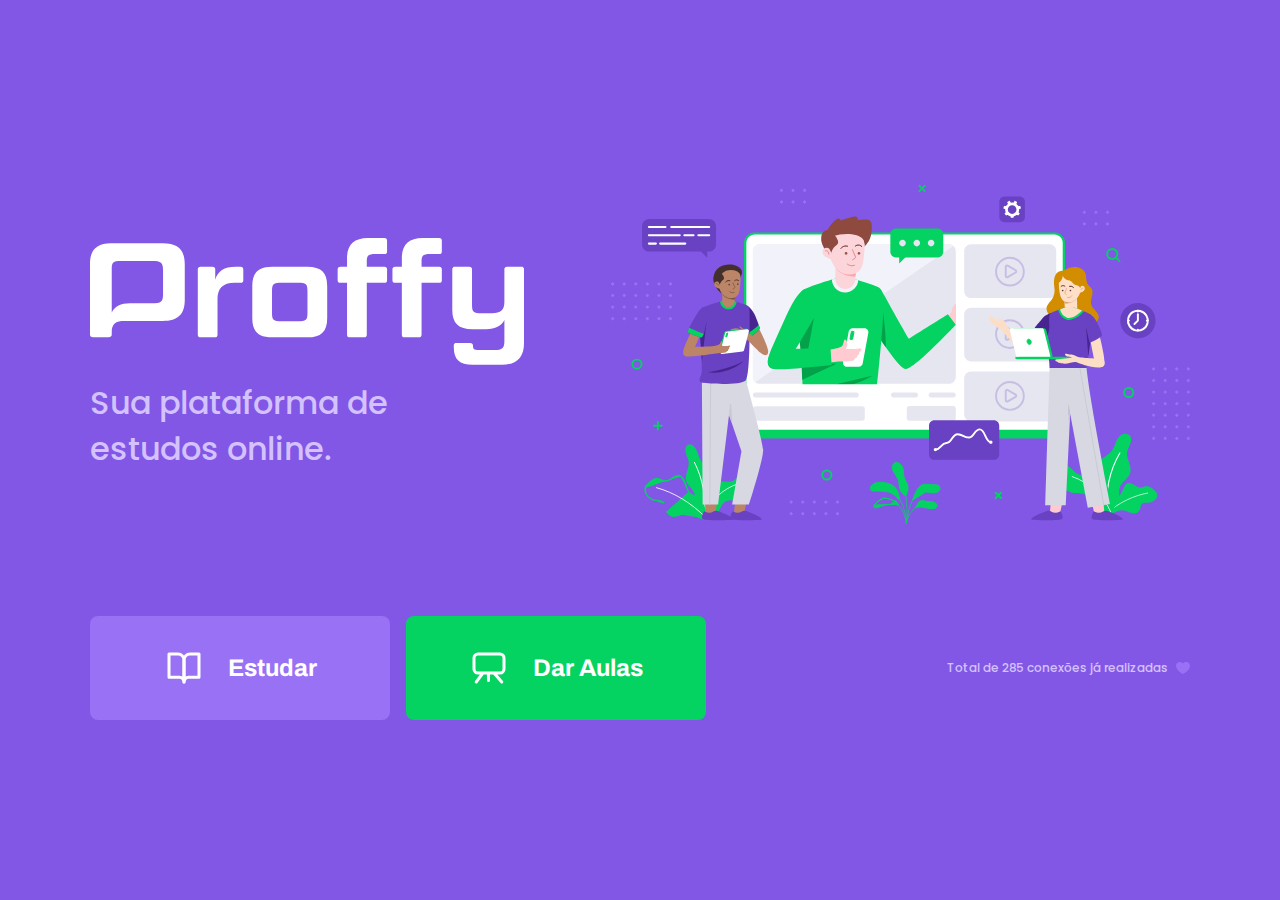
<file: index.html>
<!DOCTYPE html>
<html lang="pt-br">
<head>
    <meta charset="UTF-8">
    <meta name="viewport" content="width=device-width, initial-scale=1.0">
    <title>Proffy | Sua Plataforma de Estudos Online</title>
    <link rel="stylesheet" href="styles/partials/page-landing.css">
    <link rel="stylesheet" href="styles/main.css">
    <link href="https://fonts.googleapis.com/css2?family=Archivo:wght@400;700&amp;family=Poppins:wght@400;600&amp;display=swap" rel="stylesheet">
</head>
<body id="page-landing">

    <div id="container">
        <div class="logo-container">
        <img src="images/logo.svg" alt="proffy">
        <h2>Sua plataforma de estudos online.</h2>
        </div>
        <img class="hero-image" src="images/landing.svg" alt="landing">

        <div class="buttons-container">
        <a class="study" href="/study.html"><img src="images/icons/study.svg" alt="Estudar">Estudar</a>
        <a class="give-classes" href="/give-classes.html"><img src="images/icons/give-classes.svg" alt="dar aulas"> Dar Aulas</a> 
        </div>

        <p class="total-connections">
            Total de 285 conexões já realizadas
            <img src="images/icons/purple-heart.svg" alt="Coração Roxo">
        </p>


    </div>



</body>
</html>
</file>
<file: styles/partials/page-landing.css>
#page-landing {
    background: var(--color-primary);
  }
  
  #container {
    color: var(--color-text-in-primary)
  }
  
  .logo-container img {
    height: 10rem;
  }
  
  .logo-container {
    text-align: center;
    margin-bottom: 3.2rem;
  }
  
  .logo-container h2 {
    font-weight: 500;
    font-size: 3.2rem;
    line-height: 4.6rem;
    margin-top: 0.8rem;
  }
  
  .hero-image {
    width: 100%;
  }
  
  .buttons-container {
    display: flex;
    justify-content: center;
    margin: 3.2rem 0;
  }
  
  .buttons-container a {
    width: 30rem;
    height: 10.4rem;
    border-radius: 0.8rem;
    margin-right: 1.6rem;
  
    font: 700 2.4rem Archivo;
  
    display: flex;
    align-items: center;
    justify-content: center;
  
    text-decoration: none;
  
    color: var(--color-button-text);
  
    transition: background 0.2s;
  }
  
  .buttons-container a img {
    width: 4rem;
    margin-right: 2.4rem;
  }
  
  .buttons-container a.study {
    background: var(--color-primary-lighter);
  }
  
  .buttons-container a.study:hover {
    background: var(--color-primary-light);
  }
  
  .buttons-container a.give-classes {
    background: var(--color-secondary);
    margin: 0;
  }
  
  .buttons-container a.give-classes:hover {
    background: var(--color-secondary-dark);
  }
  
  .total-connections {
    font-size: 1.8rem;
    display: flex;
    align-items: center;
    justify-content: center;
  }
  
  .total-connections img {
    margin-left: 0.8rem;
  }
  
  @media (max-width: 1100px) {
    :root {
      font-size: 38%;
    }
  
    .logo-container img {
      height: 7rem;
    }
    .buttons-container a img{
        width: 4rem;
        margin-right: 2.4rem;
        margin-left: 1rem;
      }
  }
  
  @media (min-width: 1100px) {
    #page-landing #container {
      max-width: 1100px;
      display: grid;
      grid-template-columns: 2fr 1fr 2fr;
      grid-template-rows: 350px 1fr;
      grid-template-areas: 
        "proffy img img"
        "button button texting"
      ;
      column-gap: 87px;
      row-gap: 86px;
    }
  
    .logo-container {
     grid-area: proffy;
     text-align: initial;
     align-self: center;
     margin: 0;
    }
  
    .logo-container img {
      height: 127px;
    }
  
    .hero-image {
      grid-area: img;
      height: 350px;
    }
  
    .buttons-container {
      grid-area: button;
      justify-content: flex-start;
      margin: 0;
    }
  
    .total-connections {
      grid-area: texting;
      justify-self: end;
      font-size: 1.2rem;
    }
  
    
  
  }
</file>
<file: styles/main.css>
:root {
    --color-background: #F0F0F7;
    --color-primary-lighter: #9871F5;
    --color-primary-light: #916BEA;
    --color-primary: #8257E5;
    --color-primary-dark: #774DD6;
    --color-primary-darker: #6842c2;
    --color-secondary: #04D361;
    --color-secondary-dark: #04BF58;
    --color-title-in-primary: #FFFFFF;
    --color-text-in-primary: #D4C2FF;
    --color-text-title: #32264D;
    --color-text-complement: #9C98A6;
    --color-text-base: #6A6180;
    --color-line-in-white: #E6E6F0;
    --color-input-background: #F8F8FC;
    --color-button-text: #FFFFFF;
    --color-box-base: #FFFFFF;
    --color-box-footer: #FAFAFC;
    --color-small-info: #C1BCCC;
    font-size: 60%; /* controle das medidas rem */
}

* {
    margin: 0;
    padding: 0;
    box-sizing: border-box;
    
}

html, body {
    height: 100vh;
}

body {
    display: flex;
    justify-content: center;
    align-items: center;
    background-color: var(--color-background);
  }

body, input, button, textarea {
    font: 500 1.6rem Poppins;
    color:  var(--color-text-base)
}

#container {
    width: 90vw;
    max-width: 700px;  
}

@media (min-width: 700px) {
    :root {
        font-size: 62.5%;
    }
}
</file>
